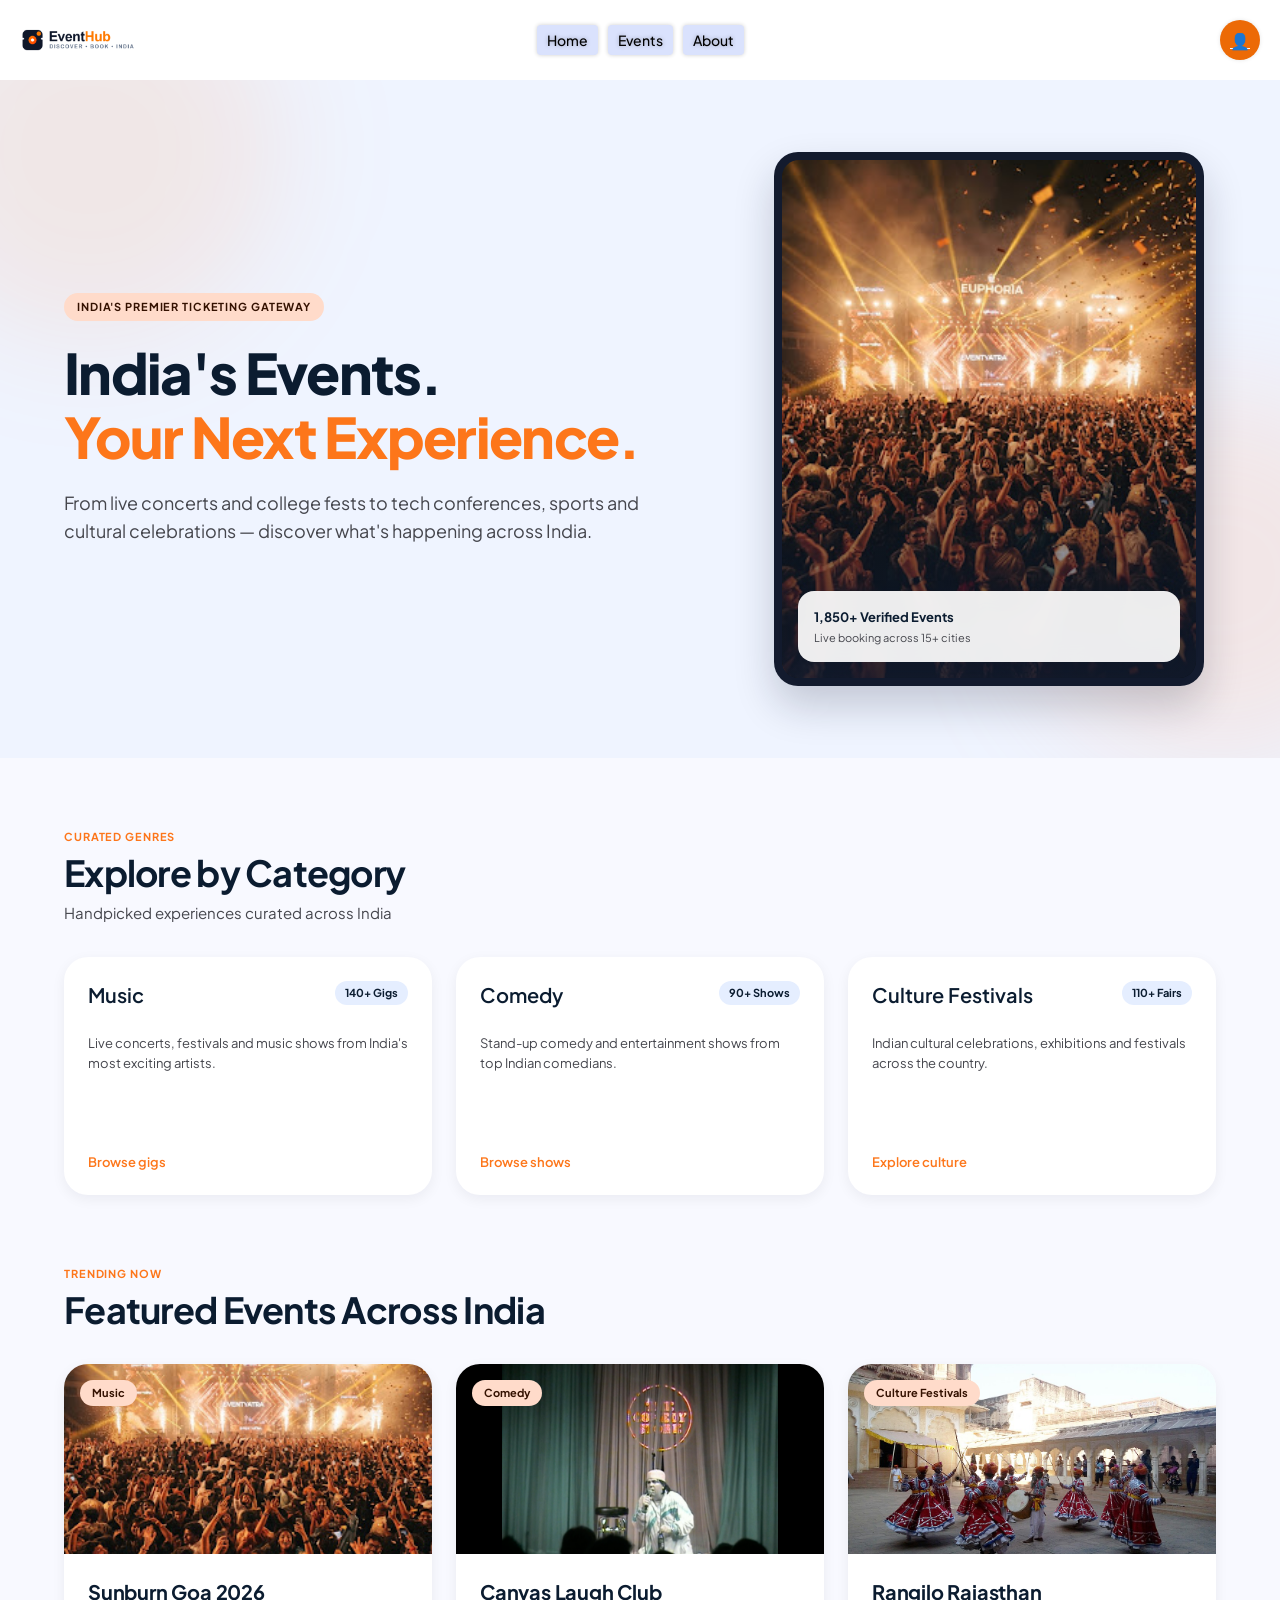
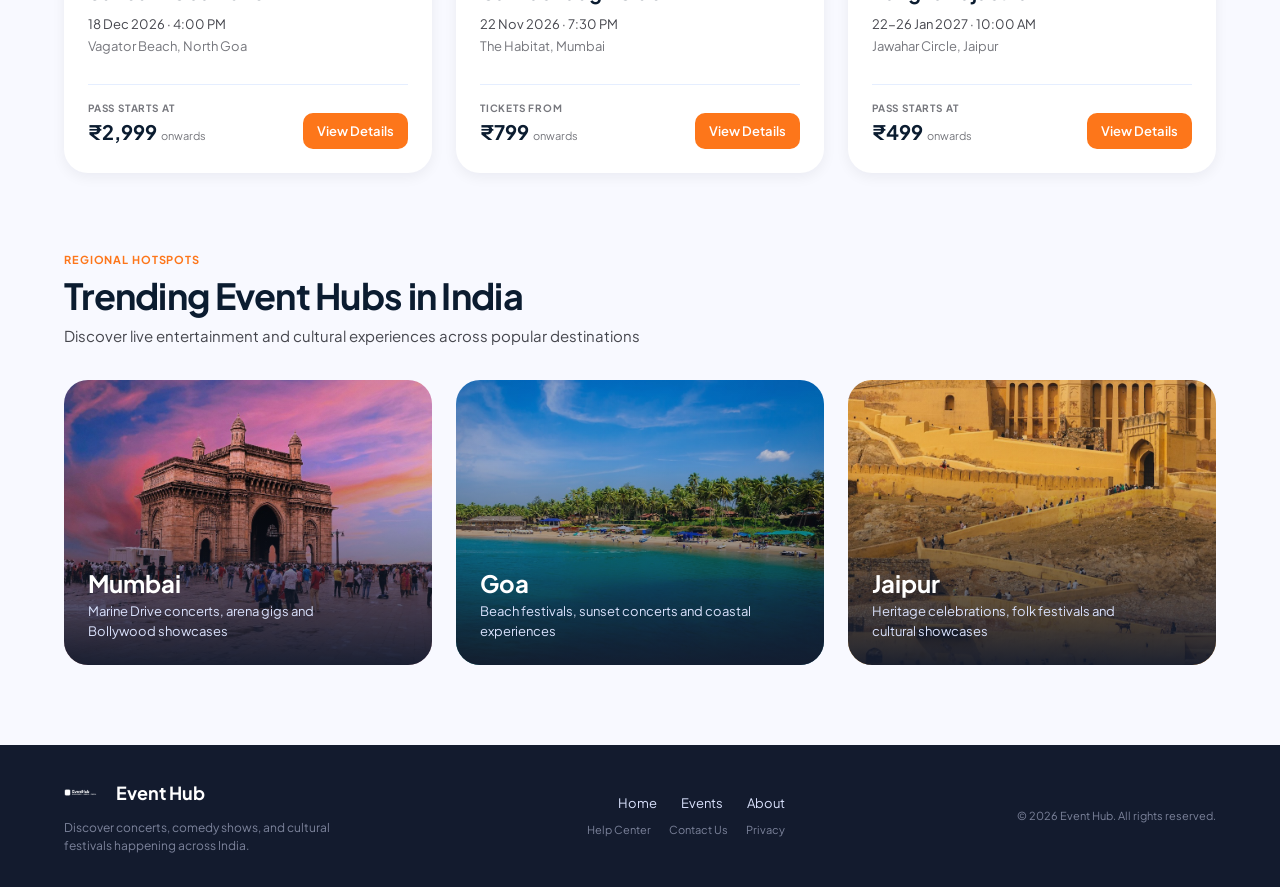
<file: home-page/index.html>
<!DOCTYPE html>
<html lang="en">    
<head>
        <meta charset="UTF-8">
        <meta name="viewport" content="width=device-width, initial-scale=1.0">
        <link rel="preconnect" href="https://fonts.googleapis.com">
        <link rel="preconnect" href="https://fonts.gstatic.com" crossorigin>
        <link href="https://fonts.googleapis.com/css2?family=Plus+Jakarta+Sans:wght@400;500;600;700;800&display=swap" rel="stylesheet">
        <link rel="stylesheet" href="style.css">
        <title>Event Hub - Home Page</title>
</head>
    <body>
        <header class="header">
            <a href="index.html" aria-label="Event Hub home"><img src="resources/logo.png" alt="Event Hub Logo" class="logo"></a>
            <nav class="nav-bar" aria-label="Primary navigation">
                <ul class="nav-links">
                    <li><a href="index.html" aria-current="page">Home</a></li>
                    <li><a href="../event-page/index.html">Events</a></li>
                    <li><a href="#about">About</a></li>
                </ul>
            </nav>
            <a id="profile-button" href="index.html" aria-label="Return to home">👤</a>
        </header>
        <main class="main-content">
            <section class="hero-section" aria-labelledby="hero-title">
                <div class="hero-glow hero-glow-left" aria-hidden="true"></div>
                <div class="hero-glow hero-glow-right" aria-hidden="true"></div>

                <div class="hero-content">
                    <div class="hero-eyebrow">
                        India's Premier Ticketing Gateway
                    </div>

                    <h1 id="hero-title">India's Events.<br>
                        <span>Your Next Experience.</span>
                    </h1>

                    <p id="hero-description">
                        From live concerts and college fests to tech conferences,
                        sports and cultural celebrations — discover what's happening
                        across India.
                    </p>
                </div>

                <div class="image-container">
                    <div class="hero-image-frame">
                        <img class="hero-image" src="resources/hero-section-concert.jpg" alt="Crowd enjoying a live concert">
                        <div class="image-gradient" aria-hidden="true"></div>
                        <div class="event-stat-card">
                            <div class="event-stat-copy">
                                <strong>1,850+ Verified Events</strong>
                                <span>Live booking across 15+ cities</span>
                            </div>
                        </div>
                    </div>
                </div>
            </section>

            <section class="categories-section" aria-labelledby="categories-title">
                <div class="categories-heading">
                    <div>
                        <p class="section-eyebrow">Curated Genres</p>
                        <h2 id="categories-title">Explore by Category</h2>
                        <p class="section-description">Handpicked experiences curated across India</p>
                    </div>
                </div>

                <div class="category-grid">
                    <a class="category-card" href="../event-page/index.html">
                        <div class="category-card-top">
                            <h3>Music</h3>
                            <span>140+ Gigs</span>
                        </div>
                        <p>Live concerts, festivals and music shows from India's most exciting artists.</p>
                        <strong>Browse gigs</strong>
                    </a>

                    <a class="category-card" href="../event-page/index.html">
                        <div class="category-card-top">
                            <h3>Comedy</h3>
                            <span>90+ Shows</span>
                        </div>
                        <p>Stand-up comedy and entertainment shows from top Indian comedians.</p>
                        <strong>Browse shows</strong>
                    </a>

                    <a class="category-card" href="../event-page/index.html">
                        <div class="category-card-top">
                            <h3>Culture Festivals</h3>
                            <span>110+ Fairs</span>
                        </div>
                        <p>Indian cultural celebrations, exhibitions and festivals across the country.</p>
                        <strong>Explore culture</strong>
                    </a>
                </div>
            </section>

            <section class="featured-section" aria-labelledby="featured-title">
                <div class="featured-heading">
                    <div>
                        <p class="section-eyebrow">Trending Now</p>
                        <h2 id="featured-title">Featured Events Across India</h2>
                    </div>
                </div>

                <div class="featured-grid">
                    <article class="event-card">
                        <div class="event-image music-event-image">
                            <img src="resources/hero-section-concert.jpg" alt="Live music festival crowd">
                            <span class="event-category">Music</span>
                        </div>
                        <div class="event-card-content">
                            <div>
                                <h3>Sunburn Goa 2026</h3>
                                <p class="event-meta">18 Dec 2026 · 4:00 PM</p>
                                <p class="event-location">Vagator Beach, North Goa</p>
                            </div>
                            <div class="event-card-footer">
                                <div>
                                    <span class="event-price-label">Pass starts at</span>
                                    <strong>₹2,999 <small>onwards</small></strong>
                                </div>
                                <a href="../event-page/index.html">View Details</a>
                            </div>
                        </div>
                    </article>

                    <article class="event-card">
                        <div class="event-image comedy-event-image">
                            <img src="resources/comedy-show.jpg" alt="Audience enjoying a comedy show">
                            <span class="event-category">Comedy</span>
                        </div>
                        <div class="event-card-content">
                            <div>
                                <h3>Canvas Laugh Club</h3>
                                <p class="event-meta">22 Nov 2026 · 7:30 PM</p>
                                <p class="event-location">The Habitat, Mumbai</p>
                            </div>
                            <div class="event-card-footer">
                                <div>
                                    <span class="event-price-label">Tickets from</span>
                                    <strong>₹799 <small>onwards</small></strong>
                                </div>
                                <a href="../event-page/index.html">View Details</a>
                            </div>
                        </div>
                    </article>

                    <article class="event-card">
                        <div class="event-image culture-event-image">
                            <img src="resources/culture-festival.jpg" alt="Cultural festival celebration">
                            <span class="event-category">Culture Festivals</span>
                        </div>
                        <div class="event-card-content">
                            <div>
                                <h3>Rangilo Rajasthan</h3>
                                <p class="event-meta">22-26 Jan 2027 · 10:00 AM</p>
                                <p class="event-location">Jawahar Circle, Jaipur</p>
                            </div>
                            <div class="event-card-footer">
                                <div>
                                    <span class="event-price-label">Pass starts at</span>
                                    <strong>₹499 <small>onwards</small></strong>
                                </div>
                                <a href="../event-page/index.html">View Details</a>
                            </div>
                        </div>
                    </article>
                </div>
            </section>

            <section class="cities-section" aria-labelledby="cities-title">
                <div class="cities-heading">
                    <p class="section-eyebrow">Regional Hotspots</p>
                    <h2 id="cities-title">Trending Event Hubs in India</h2>
                    <p class="section-description">Discover live entertainment and cultural experiences across popular destinations</p>
                </div>

                <div class="city-grid">
                    <a class="city-card city-mumbai" href="../event-page/index.html">
                        <img src="resources/mumbai-city.jpg" alt="Live events and entertainment in Mumbai">
                        <div class="city-overlay"></div>
                        <div class="city-card-content">
                            <h3>Mumbai</h3>
                            <p>Marine Drive concerts, arena gigs and Bollywood showcases</p>
                        </div>
                    </a>

                    <a class="city-card city-goa" href="../event-page/index.html">
                        <img src="resources/goa-beach.jpg" alt="Live events and music festivals in Goa">
                        <div class="city-overlay"></div>
                        <div class="city-card-content">
                            <h3>Goa</h3>
                            <p>Beach festivals, sunset concerts and coastal experiences</p>
                        </div>
                    </a>

                    <a class="city-card city-jaipur" href="../event-page/index.html">
                        <img src="resources/jaipur-heritage.jpg" alt="Cultural events and festivals in Jaipur">
                        <div class="city-overlay"></div>
                        <div class="city-card-content">
                            <h3>Jaipur</h3>
                            <p>Heritage celebrations, folk festivals and cultural showcases</p>
                        </div>
                    </a>
                </div>
            </section>
        </main>

        <footer class="site-footer" id="about">
            <div class="footer-intro">
                <div class="footer-brand">
                    <img src="resources/logo.png" alt="Event Hub Logo">
                    <span>Event Hub</span>
                </div>
                <p>Discover concerts, comedy shows, and cultural festivals happening across India.</p>
            </div>
            <div class="footer-links">
                <nav class="footer-nav" aria-label="Footer navigation">
                    <a href="index.html">Home</a>
                    <a href="../event-page/index.html">Events</a>
                    <a href="#about">About</a>
                </nav>
                <nav class="footer-utility-links" aria-label="Support links">
                    <a href="#about">Help Center</a>
                    <a href="mailto:support@eventhub.example">Contact Us</a>
                    <a href="#about">Privacy</a>
                </nav>
            </div>
            <p class="footer-copyright">© 2026 Event Hub. All rights reserved.</p>
        </footer>

    </body>
</html>
</file>
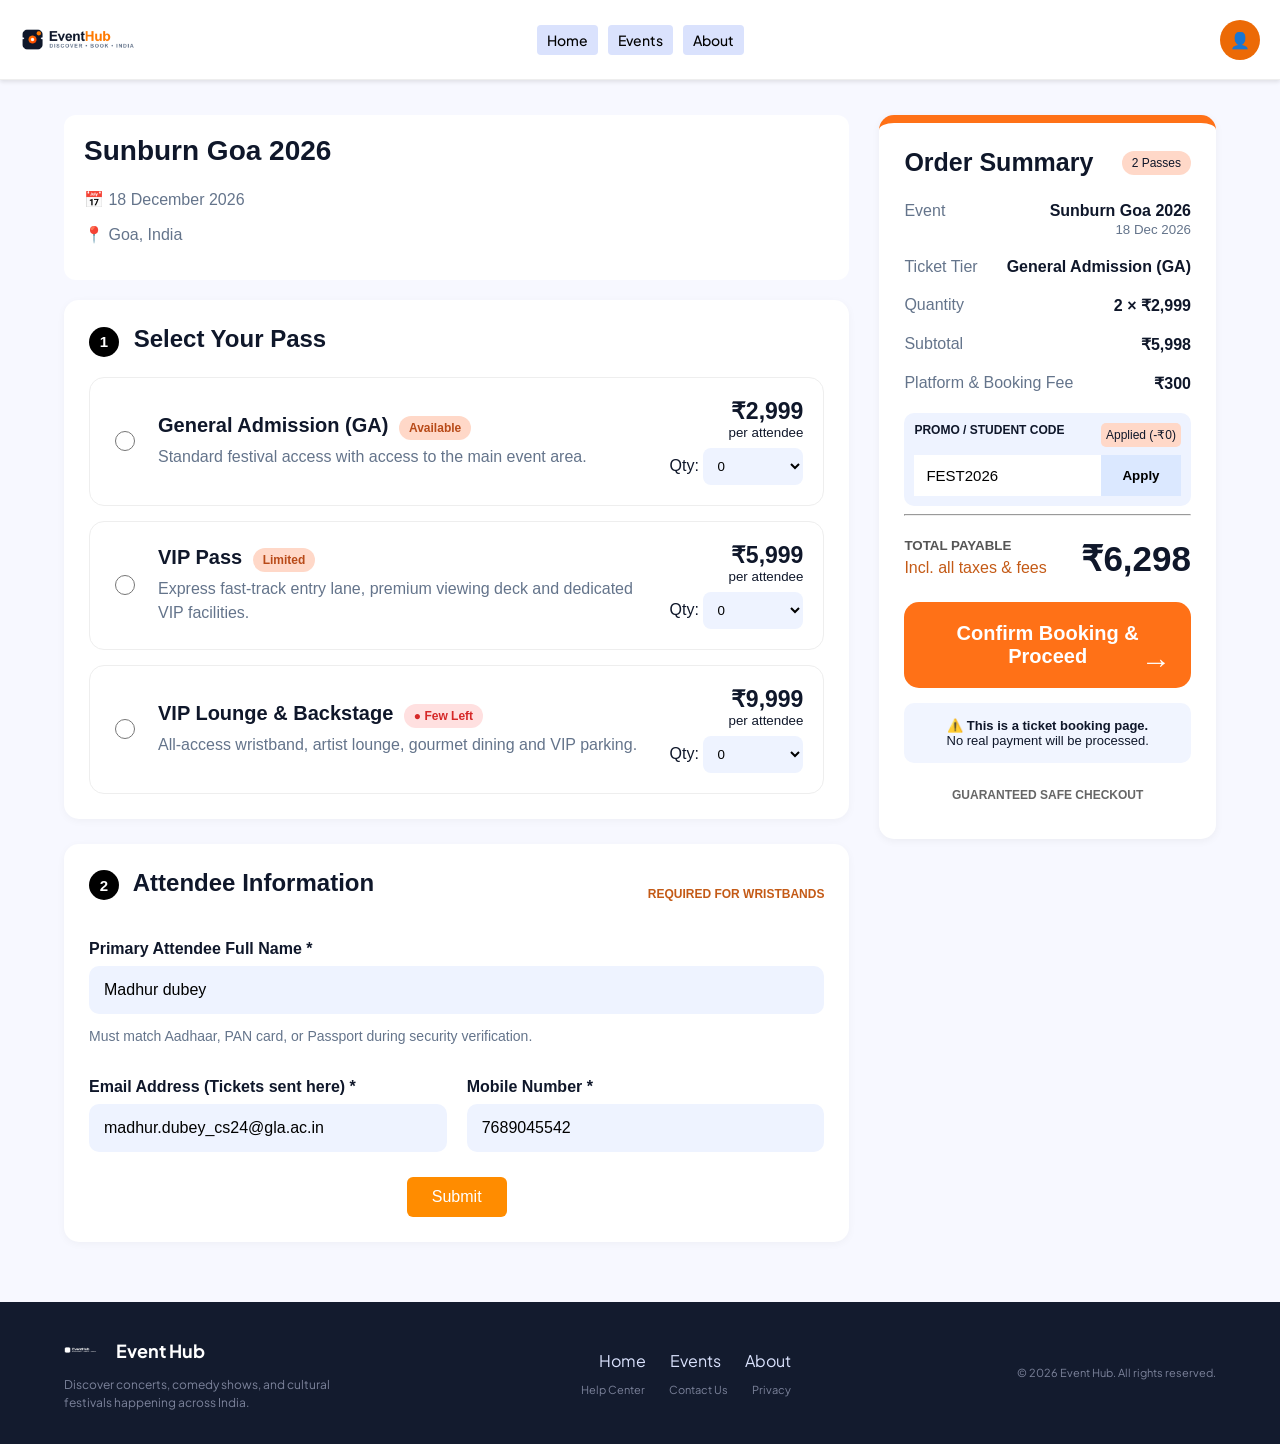
<file: booking-page/TicketBooking.html>
<!DOCTYPE html>
<html lang="en">

<head>
    <meta charset="UTF-8">
    <meta name="viewport" content="width=device-width, initial-scale=1.0">
    <link rel="preconnect" href="https://fonts.googleapis.com">
    <link rel="preconnect" href="https://fonts.gstatic.com" crossorigin>
    <link href="https://fonts.googleapis.com/css2?family=Plus+Jakarta+Sans:wght@400;500;600;700;800&display=swap" rel="stylesheet">
    <title>Event Hub - Ticket Booking</title>

    <link rel="stylesheet" href="TicketBooking.css">
</head>

<body>

    <!-- ================= HEADER ================= -->

    <header>

        <a class="logo-link" href="../home-page/index.html" aria-label="Event Hub home">
            <img src="../home-page/resources/logo.png" alt="Event Hub Logo" class="logo">
        </a>

        <nav class="nav-bar" aria-label="Primary navigation">
            <ul class="nav-links">
                <li><a href="../home-page/index.html">Home</a></li>
                <li><a href="../event-page/index.html">Events</a></li>
                <li><a href="../home-page/index.html#about">About</a></li>
            </ul>
        </nav>
        <a id="profile-button" href="../home-page/index.html" aria-label="Return to home">👤</a>

    </header>


    <!-- ================= MAIN ================= -->

    <main>

        <!-- ================= LEFT SIDE ================= -->

        <section class="left-section">

            <!-- Event heading -->

            <div class="event-heading">

                <h1>Sunburn Goa 2026</h1>

                <p>📅 18 December 2026</p>

                <p>📍 Goa, India</p>

            </div>


            <!-- ================= TICKET SECTION ================= -->

            <div class="box">

                <h2>
                    <span class="number">1</span>
                    Select Your Pass
                </h2>


                <!-- Ticket 1 -->

                <label class="ticket">

                    <div class="radio">
                        <input
                            type="radio"
                            name="pass"
                            value="General Admission"
                        >
                    </div>

                    <div class="ticket-info">

                        <h3>
                            General Admission (GA)

                            <span class="limited">
                                Available
                            </span>
                        </h3>

                        <p>
                            Standard festival access with
                            access to the main event area.
                        </p>

                    </div>

                    <div class="ticket-price">

                        <strong>₹2,999</strong>

                        <small>
                            per attendee
                        </small>

                        <span>Qty:</span>

                        <select>
                            <option>0</option>
                            <option>1</option>
                            <option>2</option>
                            <option>3</option>
                        </select>

                    </div>

                </label>


                <!-- Ticket 2 -->

                <label class="ticket">

                    <div class="radio">
                        <input
                            type="radio"
                            name="pass"
                            value="VIP Pass"
                        >
                    </div>

                    <div class="ticket-info">

                        <h3>
                            VIP Pass

                            <span class="limited">
                                Limited
                            </span>
                        </h3>

                        <p>
                            Express fast-track entry lane,
                            premium viewing deck and
                            dedicated VIP facilities.
                        </p>

                    </div>

                    <div class="ticket-price">

                        <strong>₹5,999</strong>

                        <small>
                            per attendee
                        </small>

                        <span>Qty:</span>

                        <select>
                            <option>0</option>
                            <option>1</option>
                            <option>2</option>
                        </select>

                    </div>

                </label>


                <!-- Ticket 3 -->

                <label class="ticket">

                    <div class="radio">
                        <input
                            type="radio"
                            name="pass"
                            value="VIP Lounge & Backstage"
                        >
                    </div>

                    <div class="ticket-info">

                        <h3>
                            VIP Lounge & Backstage

                            <span class="few">
                                ● Few Left
                            </span>
                        </h3>

                        <p>
                            All-access wristband, artist lounge,
                            gourmet dining and VIP parking.
                        </p>

                    </div>

                    <div class="ticket-price">

                        <strong>₹9,999</strong>

                        <small>
                            per attendee
                        </small>

                        <span>Qty:</span>

                        <select>
                            <option>0</option>
                            <option>1</option>
                            <option>2</option>
                        </select>

                    </div>

                </label>

            </div>


            <!-- ================= ATTENDEE INFORMATION ================= -->

            <div class="box attendee">

                <div class="section-title">

                    <h2>
                        <span class="number">2</span>
                        Attendee Information
                    </h2>

                    <b>
                        REQUIRED FOR WRISTBANDS
                    </b>

                </div>


                <!-- Name -->

                <label>
                    Primary Attendee Full Name *
                </label>

                <input
                    type="text"
                    value="Madhur dubey"
                >

                <p class="help">
                    Must match Aadhaar, PAN card,
                    or Passport during security verification.
                </p>


                <!-- Email and phone -->

                <div class="two-inputs">

                    <div>

                        <label>
                            Email Address (Tickets sent here) *
                        </label>

                        <input
                            type="email"
                            value="madhur.dubey_cs24@gla.ac.in"
                        >

                    </div>


                    <div>

                        <label>
                            Mobile Number *
                        </label>

                        <input
                            type="tel"
                            value="7689045542"
                        >

                    </div>


                    <!-- Submit -->

                    <div class="button">

                        <button type="submit">
                            Submit
                        </button>

                    </div>

                </div>

            </div>

        </section>


        <!-- ================= RIGHT SIDE ================= -->

        <aside class="right-section">

            <div class="summary">

                <div class="summary-heading">

                    <h2>
                        Order Summary
                    </h2>

                    <span>
                        2 Passes
                    </span>

                </div>


                <!-- Event -->

                <div class="summary-row">

                    <span>Event</span>

                    <strong>
                        Sunburn Goa 2026
                        <br>
                        <small>18 Dec 2026</small>
                    </strong>

                </div>


                <!-- Ticket -->

                <div class="summary-row">

                    <span>Ticket Tier</span>

                    <strong>
                        General Admission (GA)
                    </strong>

                </div>


                <!-- Quantity -->

                <div class="summary-row">

                    <span>Quantity</span>

                    <strong>
                        2 × ₹2,999
                    </strong>

                </div>


                <!-- Subtotal -->

                <div class="summary-row">

                    <span>Subtotal</span>

                    <strong>
                        ₹5,998
                    </strong>

                </div>


                <!-- Fee -->

                <div class="summary-row">

                    <span>
                        Platform & Booking Fee
                    </span>

                    <strong>
                        ₹300
                    </strong>

                </div>


                <!-- Promo -->

                <div class="promo">

                    <div class="promo-title">

                        <b>
                            PROMO / STUDENT CODE
                        </b>

                        <span>
                            Applied (-₹0)
                        </span>

                    </div>

                    <div class="promo-input">

                        <input
                            type="text"
                            value="FEST2026"
                        >

                        <button>
                            Apply
                        </button>

                    </div>

                </div>


                <hr>


                <!-- Total -->

                <div class="total">

                    <div>

                        <small>
                            TOTAL PAYABLE
                        </small>

                        <p>
                            Incl. all taxes & fees
                        </p>

                    </div>

                    <strong>
                        ₹6,298
                    </strong>

                </div>


                <!-- Book button -->

                <button class="confirm">

                    Confirm Booking &
                    <br>
                    Proceed

                    <span>→</span>

                </button>


                <!-- Warning -->

                <div class="warning">

                    ⚠️ <b>This is a ticket booking page.</b>
                    <br>
                    No real payment will be processed.

                </div>


                <p class="safe">
                    GUARANTEED SAFE CHECKOUT
                </p>

            </div>

        </aside>

    </main>

    <footer class="site-footer" id="about">
        <div class="footer-intro">
            <div class="footer-brand"><img src="../home-page/resources/logo.png" alt="Event Hub Logo"><span>Event Hub</span></div>
            <p>Discover concerts, comedy shows, and cultural festivals happening across India.</p>
        </div>
        <div class="footer-links">
            <nav class="footer-nav" aria-label="Footer navigation">
                <a href="../home-page/index.html">Home</a>
                <a href="../event-page/index.html">Events</a>
                <a href="../home-page/index.html#about">About</a>
            </nav>
            <nav class="footer-utility-links" aria-label="Support links">
                <a href="../home-page/index.html#about">Help Center</a>
                <a href="mailto:support@eventhub.example">Contact Us</a>
                <a href="../home-page/index.html#about">Privacy</a>
            </nav>
        </div>
        <p class="footer-copyright">© 2026 Event Hub. All rights reserved.</p>
    </footer>

</body>

</html>
</file>
<file: home-page/style.css>
* {
    box-sizing: border-box;
}

body {
    margin: 0;
    overflow-x: hidden;
    background-color: #f8f9ff;
    color: #0b1c30;
    font-family: 'Plus Jakarta Sans', sans-serif;
}

.header {
    width: 100%;
    min-height: 80px;

    display: grid;
    grid-template-columns: minmax(80px, 1fr) auto minmax(40px, 1fr);
    align-items: center;

    padding: 10px 20px;

    background-color: #ffffff;
    box-shadow: 0 2px 4px rgba(0, 0, 0, 0.1);
}

/* LOGO */
.logo {
    grid-column: 1;
    object-fit: contain;
    width: min(150px, 100%);
    max-height: 70px;
    display: flex;
    align-items: center;
    justify-content: flex-start;

    font-size: 24px;
    font-weight: bold;
    color: #333;
}

/* NAVIGATION */
.nav-bar {
    grid-column: 2;

    display: flex;
    justify-content: center;
    align-items: center;
}

.nav-links {
    display: flex;
    align-items: center;
    justify-content: center;
    list-style: none;
    gap: 10px;

    margin: 0;
    padding: 0;
}

.nav-links li {
    margin: 0;
}

.nav-links li a {
    display: flex;
    align-items: center;
    justify-content: center;

    padding: 10px 10px;
    height: 30px;
    background-color: #dae2fd;
    color: #020202;
    text-decoration: none;
    font-size: 14px;
    font-weight: 500;
    text-shadow: 0 0px 4px rgba(0, 0, 0, 0.3);
    box-shadow: 0 0px 4px rgba(0, 0, 0, 0.2);

    border-radius: 4px;
}

.nav-links li a:hover {
    background-color: #c5d0f0;
    color: #0b1c30;
}

/* PROFILE */
#profile-button {
    grid-column: 3;

    justify-self: end;
    object-fit: contain;
    width: 40px;
    height: 40px;

    display: flex;
    align-items: center;
    justify-content: center;

    padding: 0;
    box-shadow: 0 0px 4px rgba(0, 0, 0, 0.1);
    background-color: #ec6a06;
    color: white;

    border: none;
    border-radius: 50%;

    cursor: pointer;
}


.hero-section {
    position: relative;
    overflow: hidden;
    width: 100%;
    min-height: 650px;

    display: grid;
    grid-template-columns: minmax(0, 7fr) minmax(320px, 5fr);

    align-items: center;
    gap: clamp(32px, 5vw, 80px);

    padding: 72px max(5%, calc((100vw - 1280px) / 2));

    background-color: #eff4ff;
}

.hero-content {
    position: relative;
    z-index: 1;
    display: flex;
    flex-direction: column;
    align-items: flex-start;
    justify-content: center;

    max-width: 680px;
}

.hero-eyebrow {
    display: inline-flex;
    align-items: center;
    gap: 8px;
    margin-bottom: 20px;
    padding: 7px 13px;

    border-radius: 999px;
    background-color: #ffdbca;
    color: #341100;

    font-size: 11px;
    font-weight: 700;
    letter-spacing: 0.08em;
    line-height: 14px;
    text-transform: uppercase;
}

#hero-title {
    margin: 0 0 20px;

    font-size: clamp(36px, 5vw, 56px);
    line-height: 1.14;
    letter-spacing: -0.03em;

    font-weight: 800;
    color: #0b1c30;

    text-shadow: none;
}

#hero-title span {
    color: #fd761a;
}

#hero-description {
    max-width: 600px;

    margin: 0;

    font-size: clamp(15px, 1.6vw, 18px);
    line-height: 1.55;

    color: #45464d;
}


/* IMAGE + OVERLAY */

.image-container {
    position: relative;
    z-index: 1;
    width: 100%;
    justify-self: center;
}

.hero-image-frame {
    position: relative;
    width: min(100%, 430px);
    margin: 0 auto;
    padding: 8px;
    overflow: hidden;
    background-color: #131b2e;
    border-radius: 24px;
    box-shadow: 0 20px 40px rgba(19, 27, 46, 0.2);
}

.hero-image {
    display: block;
    width: 100%;
    aspect-ratio: 4 / 5;
    height: auto;
    object-fit: cover;
    border-radius: 17px;
}

.image-gradient {
    position: absolute;
    inset: 8px;
    border-radius: 17px;
    background: linear-gradient(to top, rgba(19, 27, 46, 0.86), transparent 55%);
    pointer-events: none;
}

.event-stat-card {
    position: absolute;
    right: 24px;
    bottom: 24px;
    left: 24px;

    display: flex;
    align-items: center;
    gap: 12px;
    padding: 16px;

    border-radius: 16px;
    background-color: rgba(255, 255, 255, 0.92);
    box-shadow: 0 8px 20px rgba(15, 23, 42, 0.16);
    backdrop-filter: blur(10px);
}

.event-stat-copy {
    display: flex;
    min-width: 0;
    flex-direction: column;
    gap: 3px;
}

.event-stat-copy strong {
    color: #0b1c30;
    font-size: 13px;
    line-height: 20px;
}

.event-stat-copy span {
    color: #45464d;
    font-size: 11px;
    line-height: 16px;
}

.hero-glow {
    position: absolute;
    width: 380px;
    height: 380px;
    border-radius: 50%;
    filter: blur(60px);
    pointer-events: none;
}

.hero-glow-left {
    top: -120px;
    left: -100px;
    background-color: rgba(253, 118, 26, 0.1);
}

.hero-glow-right {
    top: 45%;
    right: -130px;
    background-color: rgba(255, 182, 144, 0.22);
}

.categories-section {
    width: 100%;
    padding: 72px max(5%, calc((100vw - 1280px) / 2));
    background-color: #f8f9ff;
}

.categories-heading {
    margin-bottom: 32px;
}

.section-eyebrow {
    margin: 0 0 6px;
    color: #fd761a;
    font-size: 11px;
    font-weight: 700;
    letter-spacing: 0.08em;
    line-height: 14px;
    text-transform: uppercase;
}

.categories-heading h2 {
    margin: 0;
    color: #0b1c30;
    font-size: clamp(28px, 3vw, 36px);
    font-weight: 700;
    letter-spacing: -0.02em;
    line-height: 1.25;
}

.section-description {
    margin: 6px 0 0;
    color: #45464d;
    font-size: 15px;
    line-height: 24px;
}

.category-grid {
    display: grid;
    grid-template-columns: repeat(3, minmax(0, 1fr));
    gap: 24px;
}

.category-card {
    display: flex;
    min-height: 238px;
    flex-direction: column;
    padding: 24px;
    border-radius: 24px;
    background-color: #ffffff;
    box-shadow: 0 4px 14px rgba(15, 23, 42, 0.06);
    color: inherit;
    text-decoration: none;
}

.category-card-top {
    display: flex;
    align-items: flex-start;
    justify-content: space-between;
    gap: 16px;
}

.category-card h3 {
    margin: 0;
    color: #0b1c30;
    font-size: 20px;
    font-weight: 600;
    line-height: 28px;
}

.category-card-top span {
    flex-shrink: 0;
    padding: 5px 10px;
    border-radius: 999px;
    background-color: #e5eeff;
    color: #0b1c30;
    font-size: 11px;
    font-weight: 700;
    line-height: 14px;
}

.category-card p {
    flex: 1;
    margin: 24px 0 20px;
    color: #45464d;
    font-size: 13px;
    line-height: 20px;
}

.category-card strong {
    color: #fd761a;
    font-size: 13px;
    font-weight: 600;
    line-height: 18px;
}

.category-card:hover h3,
.category-card:hover strong {
    transition: color 0.2s ease;
    color: #c34f00;
}

.category-card:hover .category-card-top span {
    background-color: #ffdbca;
}

.featured-section {
    width: 100%;
    padding: 0 max(5%, calc((100vw - 1280px) / 2)) 80px;
    background-color: #f8f9ff;
}

.featured-heading {
    margin-bottom: 32px;
}

.featured-heading h2 {
    margin: 0;
    color: #0b1c30;
    font-size: clamp(28px, 3vw, 36px);
    font-weight: 700;
    letter-spacing: -0.02em;
    line-height: 1.25;
}

.featured-grid {
    display: grid;
    grid-template-columns: repeat(3, minmax(0, 1fr));
    gap: 24px;
}

.event-card {
    display: flex;
    min-width: 0;
    flex-direction: column;
    overflow: hidden;
    border-radius: 24px;
    background-color: #ffffff;
    box-shadow: 0 4px 14px rgba(15, 23, 42, 0.06);
}

.event-image {
    position: relative;
    height: 190px;
    overflow: hidden;
    background-color: #131b2e;
}

.event-image img {
    width: 100%;
    height: 100%;
    object-fit: cover;
}

.event-category {
    position: absolute;
    top: 16px;
    left: 16px;
    padding: 6px 12px;
    border-radius: 999px;
    background-color: #ffdbca;
    color: #341100;
    font-size: 11px;
    font-weight: 700;
    line-height: 14px;
}

.event-card-content {
    display: flex;
    flex: 1;
    flex-direction: column;
    justify-content: space-between;
    padding: 24px;
}

.event-card h3 {
    margin: 0;
    color: #0b1c30;
    font-size: 20px;
    font-weight: 700;
    letter-spacing: -0.01em;
    line-height: 28px;
}

.event-meta,
.event-location {
    margin: 8px 0 0;
    color: #45464d;
    font-size: 13px;
    line-height: 20px;
}

.event-location {
    margin-top: 2px;
    color: #76777d;
}

.event-card-footer {
    display: flex;
    align-items: flex-end;
    justify-content: space-between;
    gap: 16px;
    margin-top: 28px;
    padding-top: 16px;
    border-top: 1px solid #e5eeff;
}

.event-price-label {
    display: block;
    margin-bottom: 4px;
    color: #76777d;
    font-size: 10px;
    font-weight: 700;
    letter-spacing: 0.08em;
    line-height: 14px;
    text-transform: uppercase;
}

.event-card-footer strong {
    color: #0b1c30;
    font-size: 20px;
    line-height: 26px;
}

.event-card-footer small {
    color: #76777d;
    font-size: 11px;
    font-weight: 400;
}

.event-card-footer a {
    padding: 10px 14px;
    border-radius: 10px;
    background-color: #fd761a;
    color: #ffffff;
    font-size: 13px;
    font-weight: 600;
    text-decoration: none;
}

.event-card-footer a:hover {
    background-color: #c34f00;
}

.cities-section {
    width: 100%;
    padding: 0 max(5%, calc((100vw - 1280px) / 2)) 80px;
    background-color: #f8f9ff;
}

.cities-heading {
    margin-bottom: 32px;
}

.cities-heading h2 {
    margin: 0;
    color: #0b1c30;
    font-size: clamp(28px, 3vw, 36px);
    font-weight: 700;
    letter-spacing: -0.02em;
    line-height: 1.25;
}

.cities-heading .section-description {
    max-width: 650px;
}

.city-grid {
    display: grid;
    grid-template-columns: repeat(3, minmax(0, 1fr));
    gap: 24px;
}

.city-card {
    position: relative;
    display: block;
    height: 285px;
    overflow: hidden;
    border-radius: 24px;
    background-color: #131b2e;
    color: #ffffff;
    text-decoration: none;
}

.city-card img {
    width: 100%;
    height: 100%;
    object-fit: cover;
}

.city-overlay {
    position: absolute;
    inset: 0;
    background: linear-gradient(to top, rgba(19, 27, 46, 0.95), rgba(19, 27, 46, 0.08) 70%);
}

.city-card-content {
    position: absolute;
    right: 24px;
    bottom: 24px;
    left: 24px;
}

.city-card-content h3 {
    margin: 0 0 2px;
    color: #ffffff;
    font-size: 24px;
    font-weight: 700;
    line-height: 32px;
}

.city-card-content p {
    max-width: 280px;
    margin: 0;
    color: #dae2fd;
    font-size: 13px;
    line-height: 20px;
}

.city-card:hover .city-card-content h3 {
    color: #ffb690;
}

.site-footer {
    display: flex;
    align-items: center;
    justify-content: space-between;
    gap: 24px;
    padding: 32px max(5%, calc((100vw - 1280px) / 2));
    background-color: #131b2e;
    color: #ffffff;
}

.footer-intro {
    max-width: 290px;
}

.footer-brand {
    display: flex;
    align-items: center;
    gap: 10px;
    flex-shrink: 0;
}

.footer-brand img {
    width: 42px;
    height: 32px;
    object-fit: contain;
    filter: brightness(0) invert(1);
}

.footer-brand span {
    font-size: 18px;
    font-weight: 700;
}

.footer-intro p {
    margin: 10px 0 0;
    color: #7c839b;
    font-size: 12px;
    line-height: 18px;
}

.footer-links {
    display: flex;
    flex-direction: column;
    align-items: flex-end;
    gap: 12px;
}

.footer-nav {
    display: flex;
    align-items: center;
    gap: 24px;
}

.footer-nav a {
    color: #dae2fd;
    font-size: 13px;
    text-decoration: none;
}

.footer-nav a:hover {
    color: #ffb690;
}

.footer-utility-links {
    display: flex;
    align-items: center;
    gap: 18px;
}

.footer-utility-links a {
    color: #7c839b;
    font-size: 11px;
    text-decoration: none;
}

.footer-utility-links a:hover {
    color: #ffb690;
}

.footer-copyright {
    margin: 0;
    color: #7c839b;
    font-size: 11px;
    line-height: 16px;
    text-align: right;
}

@media (max-width: 760px) {
    .categories-section {
        padding: 56px 24px;
    }

    .category-grid {
        grid-template-columns: 1fr;
    }

    .featured-section {
        padding: 0 24px 56px;
    }

    .featured-grid {
        grid-template-columns: 1fr;
    }

    .cities-section {
        padding: 0 24px 56px;
    }

    .city-grid {
        grid-template-columns: 1fr;
    }

    .site-footer {
        flex-direction: column;
        align-items: center;
        padding: 28px 24px;
    }

    .footer-intro {
        max-width: 320px;
        text-align: center;
    }

    .footer-links {
        align-items: center;
    }

    .footer-utility-links {
        flex-wrap: wrap;
        justify-content: center;
    }

    .footer-copyright {
        text-align: center;
    }

    .hero-section {
        grid-template-columns: 1fr;
        gap: 48px;
        padding: 56px 24px 80px;
    }

    #hero-title {
        font-size: clamp(36px, 10vw, 48px);
    }
}

@media (max-width: 420px) {
    .header {
        grid-template-columns: minmax(60px, 1fr) auto minmax(40px, 1fr);
        gap: 8px;
        padding: 10px 12px;
    }

    .nav-links {
        gap: 4px;
    }

    .nav-links li a {
        padding: 8px 6px;
        font-size: 12px;
    }
}
</file>
<file: booking-page/TicketBooking.css>
* {
    box-sizing: border-box;
}

/* =========================
   BASIC PAGE
========================= */

body {
    margin: 0;
    font-family: Arial, sans-serif;
    background-color: #f7f8ff;
    color: #0f172a;
    overflow-x: hidden;
}


/* =========================
   HEADER
========================= */

header {
    height: 70px;
    background-color: white;
    display: flex;
    align-items: center;
    padding-left: 10%;
    padding-right: 10%;
    gap: 25px;
    border-bottom: 1px solid #eeeeee;
}

.logo {
    display: flex;
    flex-direction: column;
    color: #0f172a;
}

.logo small {
    font-size: 8px;
    color: #64748b;
}

header h2 {
    margin-left: 20px;
    font-size: 24px;
}

.location {
    background-color: #eef3ff;
    padding: 10px 15px;
    border-radius: 20px;
    color: #334155;
}

nav {
    display: flex;
    gap: 30px;
    margin-left: auto;
}

nav a {
    text-decoration: none;
    color: #404040;
    font-size: 16px;
}

nav .active {
    background-color: #e2edff;
    padding: 10px 12px;
    border-radius: 10px;
    color: #0f172a;
    font-weight: bold;
}

.explore {
    background-color: #ff7117;
    color: white;
    border: none;
    padding: 12px 25px;
    border-radius: 25px;
    font-size: 16px;
    font-weight: bold;
}

.profile {
    background-color: black;
    color: white;
    width: 38px;
    height: 38px;
    border-radius: 50%;
    display: flex;
    align-items: center;
    justify-content: center;
}


/* =========================
   MAIN
========================= */

main {
    width: 90%;
    max-width: 1200px;
    margin: 35px auto;
    display: flex;
    gap: 30px;
    align-items: flex-start;
}

.left-section {
    width: 70%;
}

.right-section {
    width: 30%;
}


/* =========================
   EVENT HEADING
========================= */

.event-heading {
    background-color: white;
    padding: 20px;
    border-radius: 12px;
    margin-bottom: 20px;
}

.event-heading h1 {
    margin-top: 0;
    font-size: 28px;
}

.event-heading p {
    color: #64748b;
}


/* =========================
   COMMON BOX
========================= */

.box {
    background-color: white;
    padding: 25px;
    border-radius: 15px;
    margin-bottom: 25px;
    box-shadow: 0 2px 8px rgba(0, 0, 0, 0.04);
}

.box h2 {
    margin-top: 0;
    font-size: 24px;
}

.number {
    display: inline-flex;
    align-items: center;
    justify-content: center;
    background-color: black;
    color: white;
    width: 30px;
    height: 30px;
    border-radius: 50%;
    font-size: 15px;
    margin-right: 8px;
}


/* =========================
   TICKET
========================= */

.ticket {
    display: flex;
    align-items: center;
    border: 1px solid #eeeeee;
    border-radius: 15px;
    padding: 20px;
    margin-top: 15px;
    cursor: pointer;
}

.ticket:hover {
    border-color: #ff7117;
    background-color: #fffaf7;
}


/* Radio button */

.radio {
    margin-right: 20px;
}

.radio input {
    width: 20px;
    height: 20px;
    cursor: pointer;
}


/* Ticket information */

.ticket-info {
    flex: 1;
}

.ticket-info h3 {
    margin: 0 0 8px 0;
    font-size: 20px;
}

.ticket-info p {
    color: #64748b;
    line-height: 1.5;
    margin: 0;
}


/* Small labels */

.limited {
    background-color: #ffd8c8;
    color: #b84a18;
    font-size: 12px;
    padding: 5px 10px;
    border-radius: 15px;
    margin-left: 5px;
}

.few {
    background-color: #ffe0e0;
    color: #d62828;
    font-size: 12px;
    padding: 5px 10px;
    border-radius: 15px;
    margin-left: 5px;
}


/* Price */

.ticket-price {
    text-align: right;
    width: 150px;
}

.ticket-price strong {
    display: block;
    font-size: 23px;
}

.ticket-price small {
    display: block;
    margin-bottom: 8px;
}

.ticket-price select {
    padding: 10px;
    width: 100px;
    border: none;
    background-color: #eef3ff;
    border-radius: 8px;
}


/* =========================
   ATTENDEE
========================= */

.section-title {
    display: flex;
    justify-content: space-between;
    align-items: center;
}

.section-title b {
    color: #c45a16;
    font-size: 12px;
}

.attendee label {
    display: block;
    font-weight: bold;
    margin-top: 20px;
    margin-bottom: 8px;
}

.attendee input {
    box-sizing: border-box;
    width: 100%;
    padding: 15px;
    border: none;
    background-color: #eef3ff;
    border-radius: 10px;
    font-size: 16px;
}

.help {
    color: #64748b;
    font-size: 14px;
}


/* Email + phone */

.two-inputs {
    display: flex;
    flex-wrap: wrap;
    gap: 20px;
}

.two-inputs > div {
    width: calc(50% - 10px);
}


/* Submit button goes to next line */

.two-inputs .button {
    text-align:center;
    width: 100%;
    margin-top: 5px;
}

.two-inputs .button button {
    width: 100px;
    height: 40px;
    background-color: darkorange;
    color: white;
    border: none;
    border-radius: 6px;
    font-size: 16px;
    cursor: pointer;
}


/* =========================
   ORDER SUMMARY
========================= */

.summary {
    background-color: white;
    padding: 25px;
    border-radius: 15px;
    border-top: 8px solid #ff7117;
    box-shadow: 0 2px 8px rgba(0, 0, 0, 0.05);
    position: sticky;
    top: 20px;
}

.summary-heading {
    display: flex;
    justify-content: space-between;
    align-items: center;
    margin-bottom: 25px;
}

.summary-heading h2 {
    margin: 0;
    font-size: 25px;
}

.summary-heading span {
    background-color: #ffd8c8;
    padding: 5px 10px;
    border-radius: 15px;
    font-size: 12px;
}

.summary-row {
    display: flex;
    justify-content: space-between;
    margin: 20px 0;
    gap: 20px;
}

.summary-row span {
    color: #64748b;
}

.summary-row strong {
    text-align: right;
}

.summary-row small {
    color: #64748b;
    font-weight: normal;
}


/* =========================
   PROMO
========================= */

.promo {
    background-color: #eef3ff;
    padding: 10px;
    border-radius: 10px;
    margin-top: 20px;
}

.promo-title {
    display: flex;
    justify-content: space-between;
    font-size: 12px;
    margin-bottom: 8px;
}

.promo-title span {
    background-color: #ffd8c8;
    padding: 5px;
    border-radius: 5px;
}

.promo-input {
    display: flex;
}

.promo-input input {
    width: 70%;
    padding: 12px;
    border: none;
    font-size: 15px;
    box-sizing: border-box;
}

.promo-input button {
    width: 30%;
    border: none;
    background-color: #dbe8ff;
    font-weight: bold;
    cursor: pointer;
}


/* =========================
   TOTAL
========================= */

.total {
    display: flex;
    justify-content: space-between;
    align-items: center;
    margin: 20px 0;
}

.total small {
    font-weight: bold;
    color: #555;
}

.total p {
    color: #c45a16;
    margin: 5px 0;
}

.total strong {
    font-size: 35px;
}


/* =========================
   CONFIRM BUTTON
========================= */

.confirm {
    width: 100%;
    padding: 20px;
    border: none;
    border-radius: 15px;
    background-color: #ff7117;
    color: white;
    font-size: 20px;
    font-weight: bold;
    cursor: pointer;
    position: relative;
}

.confirm span {
    position: absolute;
    right: 20px;
    font-size: 30px;
}


/* =========================
   WARNING
========================= */

.warning {
    background-color: #f1f5ff;
    padding: 15px;
    text-align: center;
    margin-top: 15px;
    border-radius: 10px;
    font-size: 13px;
}

.safe {
    text-align: center;
    font-size: 12px;
    color: #666;
    font-weight: bold;
    margin-top: 25px;
}

/* Shared Event Hub navigation and footer */
header {
    width: 100%;
    min-height: 80px;
    height: auto;
    display: grid;
    grid-template-columns: minmax(80px, 1fr) auto minmax(40px, 1fr);
    align-items: center;
    padding: 10px 20px;
    gap: 0;
    background-color: #ffffff;
    box-shadow: 0 2px 4px rgba(0, 0, 0, 0.1);
    font-family: 'Plus Jakarta Sans', sans-serif;
}

.logo-link {
    grid-column: 1;
    display: block;
}

header .logo {
    width: min(150px, 100%);
    max-height: 70px;
    display: block;
}

header .nav-bar {
    grid-column: 2;
    display: flex;
    justify-content: center;
    align-items: center;
    margin-left: 0;
    gap: 0;
}

.nav-links {
    display: flex;
    align-items: center;
    list-style: none;
    gap: 10px;
    margin: 0;
    padding: 0;
}

.nav-links li a {
    display: flex;
    align-items: center;
    justify-content: center;
    padding: 10px;
    height: 30px;
    background: #dae2fd;
    color: #020202;
    text-decoration: none;
    font-size: 14px;
    font-weight: 500;
    border-radius: 4px;
}

.nav-links li a:hover,
.nav-links li a[aria-current="page"] {
    background: #c5d0f0;
}

header .profile {
    grid-column: 3;
    justify-self: end;
}

header #profile-button {
    grid-column: 3;
    justify-self: end;
    width: 40px;
    height: 40px;
    display: flex;
    align-items: center;
    justify-content: center;
    background-color: #ec6a06;
    color: #0b1c30;
    border-radius: 50%;
    text-decoration: none;
}

.site-footer {
    display: flex;
    align-items: center;
    justify-content: space-between;
    gap: 24px;
    padding: 32px max(5%, calc((100vw - 1280px) / 2));
    background: #131b2e;
    color: #fff;
    font-family: 'Plus Jakarta Sans', sans-serif;
}

.site-footer .footer-intro {
    max-width: 290px;
}

.site-footer .footer-brand {
    display: flex;
    align-items: center;
    gap: 10px;
}

.site-footer .footer-brand img {
    width: 42px;
    height: 32px;
    object-fit: contain;
    filter: brightness(0) invert(1);
}

.site-footer .footer-brand span {
    font-size: 18px;
    font-weight: 700;
}

.site-footer p {
    margin: 10px 0 0;
    color: #7c839b;
    font-size: 12px;
    line-height: 18px;
}

.site-footer .footer-links {
    display: flex;
    flex-direction: column;
    align-items: flex-end;
    gap: 12px;
}

.site-footer .footer-nav,
.site-footer .footer-utility-links {
    display: flex;
    align-items: center;
    gap: 24px;
}

.site-footer a {
    color: #dae2fd;
    text-decoration: none;
}

.site-footer a:hover {
    color: #ffb690;
}

.site-footer .footer-utility-links a,
.site-footer .footer-copyright {
    color: #7c839b;
    font-size: 11px;
}

.site-footer .footer-copyright {
    margin: 0;
    text-align: right;
}

@media (max-width: 760px) {
    .site-footer {
        flex-direction: column;
        align-items: center;
        padding: 28px 24px;
    }

    .site-footer .footer-links {
        align-items: center;
    }

    .site-footer .footer-utility-links {
        flex-wrap: wrap;
        justify-content: center;
    }

    .site-footer .footer-copyright {
        text-align: center;
    }
}
</file>
